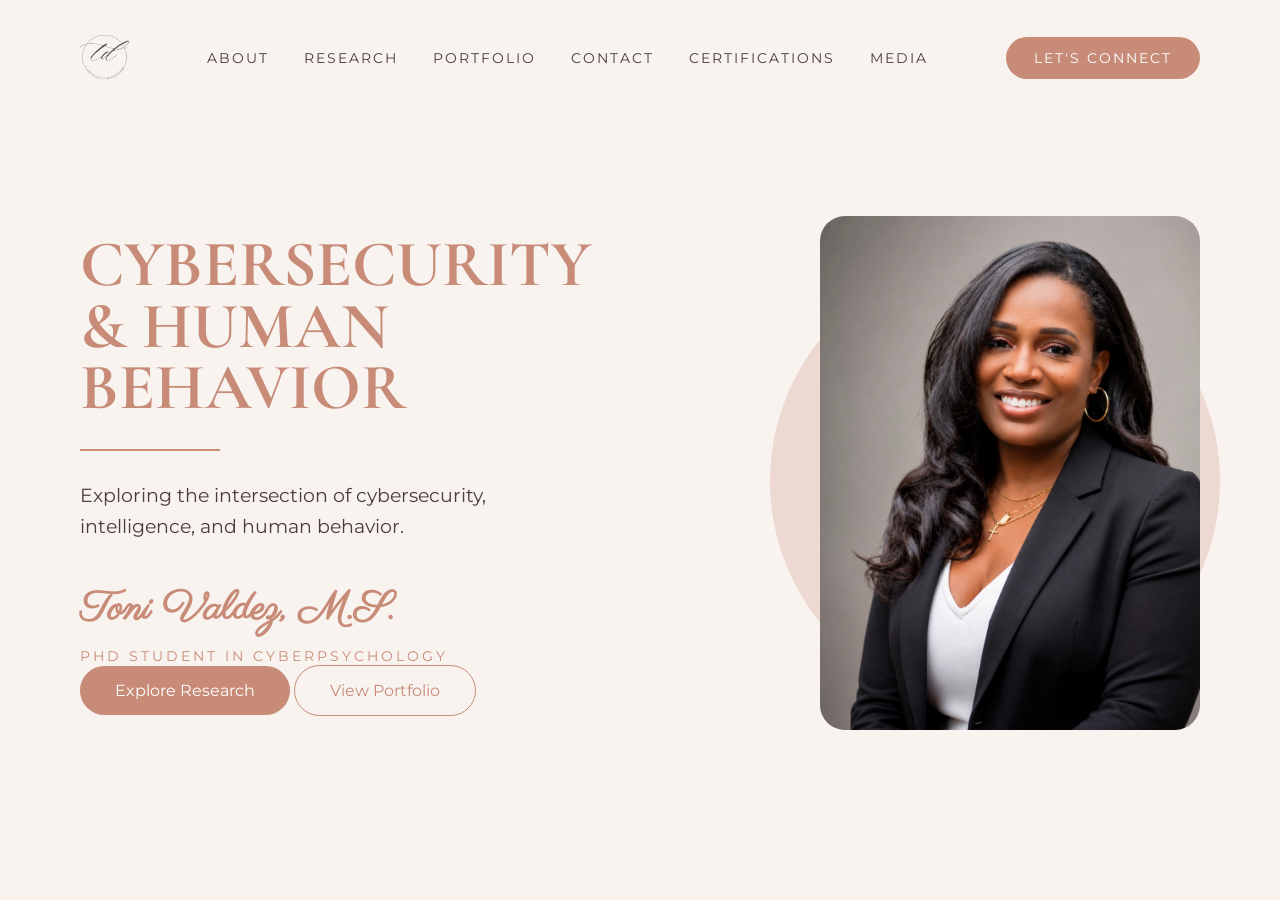
<file: index.html>
<!DOCTYPE html>
<html lang="en">
<head>
    <meta charset="UTF-8">
    <meta name="viewport" content="width=device-width, initial-scale=1.0">
    <title>Toni Danielle</title>

    <link rel="preconnect" href="https://fonts.googleapis.com">
    <link rel="preconnect" href="https://fonts.gstatic.com" crossorigin>

    <link href="https://fonts.googleapis.com/css2?family=Cormorant+Garamond:wght@400;500;600&family=Montserrat:wght@300;400;500&family=Parisienne&display=swap" rel="stylesheet">

    <link rel="stylesheet" href="style.css">
    <!-- Google tag (gtag.js) -->
<script async src="https://www.googletagmanager.com/gtag/js?id=G-BZV366V9QW"></script>
<script>
  window.dataLayer = window.dataLayer || [];
  function gtag(){dataLayer.push(arguments);}
  gtag('js', new Date());

  gtag('config', 'G-BZV366V9QW');
</script>
</head>

<body>
<nav>
 <div class="logo">
    <a href="index.html">
        <img src="images/logo-transparent.png"
             alt="Toni Danielle Logo">
    </a>
</div>

    <ul>
       <li><a href="about.html">About</a></li>
<li><a href="research.html">Research</a></li>
<li><a href="portfolio.html">Portfolio</a></li>
<li><a href="contact.html">Contact</a></li>
<li><a href="certifications.html">CERTIFICATIONS</a></li>
<li><a href="media.html">MEDIA</a></li>
    </ul>

   <a href="contact.html" class="connect-btn">
    Let's Connect
</a>
</nav>

<section class="hero">

    <div class="left">

        <h1>
    CYBERSECURITY<br>
    & HUMAN<br>
    BEHAVIOR
</h1>

        <div class="line"></div>

        <p class="tagline">
            Exploring the intersection of cybersecurity,
            intelligence, and human behavior.
        </p>

        <h2>Toni Valdez, M.S.</h2>

        <span>
            PhD Student in Cyberpsychology
        </span>

        <div class="hero-buttons">

    <a href="research.html" class="primary-btn">
        Explore Research
    </a>

    <a href="portfolio.html" class="secondary-btn">
        View Portfolio
    </a>

</div>
    </div>

    <div class="right">

        <div class="circle"></div>

       <img src="images/toni.jpg" alt="Toni">

    </div>

</section>

</section>

</body>
</html>
</file>
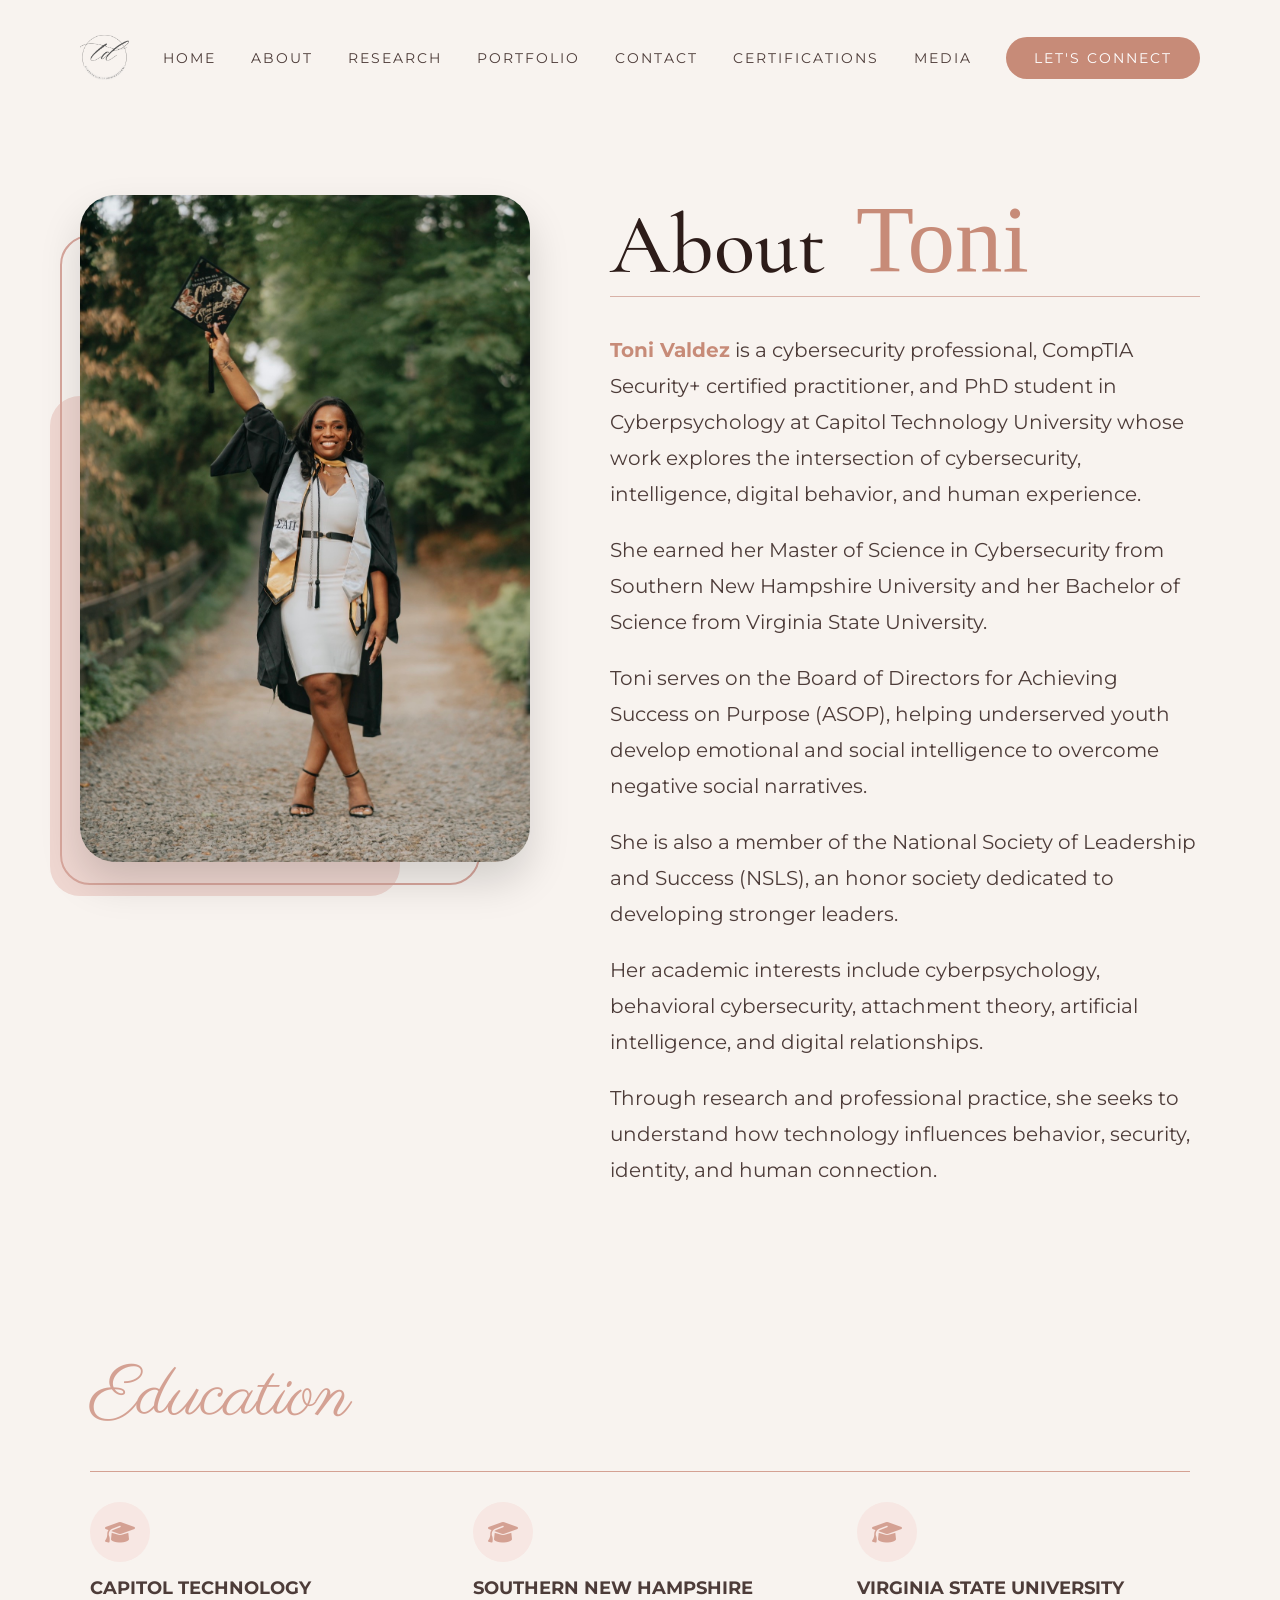
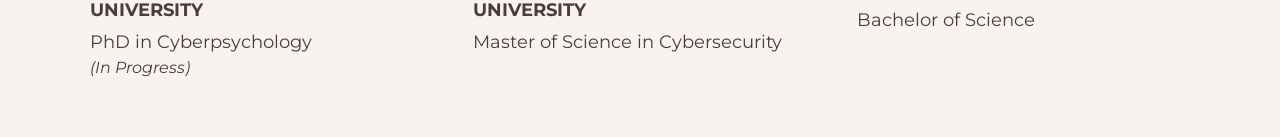
<file: about.html>
<!DOCTYPE html>
<html lang="en">

<head>
    <!-- Google tag (gtag.js) -->
<script async src="https://www.googletagmanager.com/gtag/js?id=G-BZV366V9QW"></script>
<script>
  window.dataLayer = window.dataLayer || [];
  function gtag(){dataLayer.push(arguments);}
  gtag('js', new Date());

  gtag('config', 'G-BZV366V9QW');
</script>
    <meta charset="UTF-8">
    <meta name="viewport" content="width=device-width, initial-scale=1.0">
    <title>About | Toni Danielle</title>

    <link rel="stylesheet" href="style.css">

    <link rel="preconnect" href="https://fonts.googleapis.com">
    <link rel="preconnect" href="https://fonts.gstatic.com" crossorigin>

    <link href="https://fonts.googleapis.com/css2?family=Allura&display=swap" rel="stylesheet">

    <link rel="stylesheet"
        href="https://cdnjs.cloudflare.com/ajax/libs/font-awesome/6.5.1/css/all.min.css">
<link href="https://fonts.googleapis.com/css2?family=Parisienne&display=swap" rel="stylesheet">
</head>

<body>

<nav>

 <div class="logo">
    <a href="index.html">
        <img src="images/logo-transparent.png"
             alt="Toni Danielle Logo">
    </a>
</div>

    <ul>
        <li><a href="index.html">HOME</a></li>
        <li><a href="about.html" class="active">ABOUT</a></li>
        <li><a href="research.html">RESEARCH</a></li>
        <li><a href="portfolio.html">PORTFOLIO</a></li>
        <li><a href="contact.html">CONTACT</a></li>
        <li><a href="certifications.html">CERTIFICATIONS</a></li>
        <li><a href="media.html">MEDIA</a></li>
    </ul>

    <a href="contact.html" class="connect-btn">
    Let's Connect
</a>
</nav>

<section class="about-page">

    <div class="about-image">

        <div class="pink-box"></div>
        <div class="outline-box"></div>

        <img src="images/graduation.jpg" alt="Toni Valdez">

    </div>

    <div class="about-content">

        <h1>
            About <span>Toni</span>
        </h1>

        <div class="title-line"></div>

        <p>
            <strong>Toni Valdez</strong> is a cybersecurity professional,
            CompTIA Security+ certified practitioner, and PhD student in
            Cyberpsychology at Capitol Technology University whose work
            explores the intersection of cybersecurity, intelligence,
            digital behavior, and human experience.
        </p>

        <p>
            She earned her Master of Science in Cybersecurity from Southern
            New Hampshire University and her Bachelor of Science from
            Virginia State University.
        </p>

        <p>
            <p>
    Toni serves on the Board of Directors for
    <a href="https://www.asopnc.org" target="_blank" rel="noopener noreferrer">Achieving Success on Purpose (ASOP)</a>,
    helping underserved youth develop emotional and social intelligence to overcome negative social narratives.
</p>
        </p>

        <p>
            <p>
    She is also a member of the
    <a href="https://www.nsls.org/" target="_blank" rel="noopener noreferrer">National Society of Leadership and Success (NSLS)</a>,
    an honor society dedicated to developing stronger leaders.
</p>
        </p>

        <p>
            Her academic interests include cyberpsychology, behavioral cybersecurity, attachment theory, artificial intelligence, and digital relationships.
        </p>

                <p>
            Through research and professional practice, she seeks to understand how technology influences behavior, security, identity, and human connection.
        </p>

    </div>

</section>

<section class="education-section">

    <h3>Education</h3>

    <div class="education">

        <div class="school">

            <div class="school-icon">
                <i class="fas fa-graduation-cap"></i>
            </div>

            <h4>CAPITOL TECHNOLOGY UNIVERSITY</h4>

            <p>PhD in Cyberpsychology</p>

            <span><em>(In Progress)</em></span>

        </div>

        <div class="school">

            <div class="school-icon">
                <i class="fas fa-graduation-cap"></i>
            </div>

            <h4>SOUTHERN NEW HAMPSHIRE UNIVERSITY</h4>

            <p>Master of Science in Cybersecurity</p>

        </div>

        <div class="school">

            <div class="school-icon">
                <i class="fas fa-graduation-cap"></i>
            </div>

            <h4>VIRGINIA STATE UNIVERSITY</h4>

            <p>Bachelor of Science</p>

        </div>

    </div>

</section>

</body>
</html>
</file>
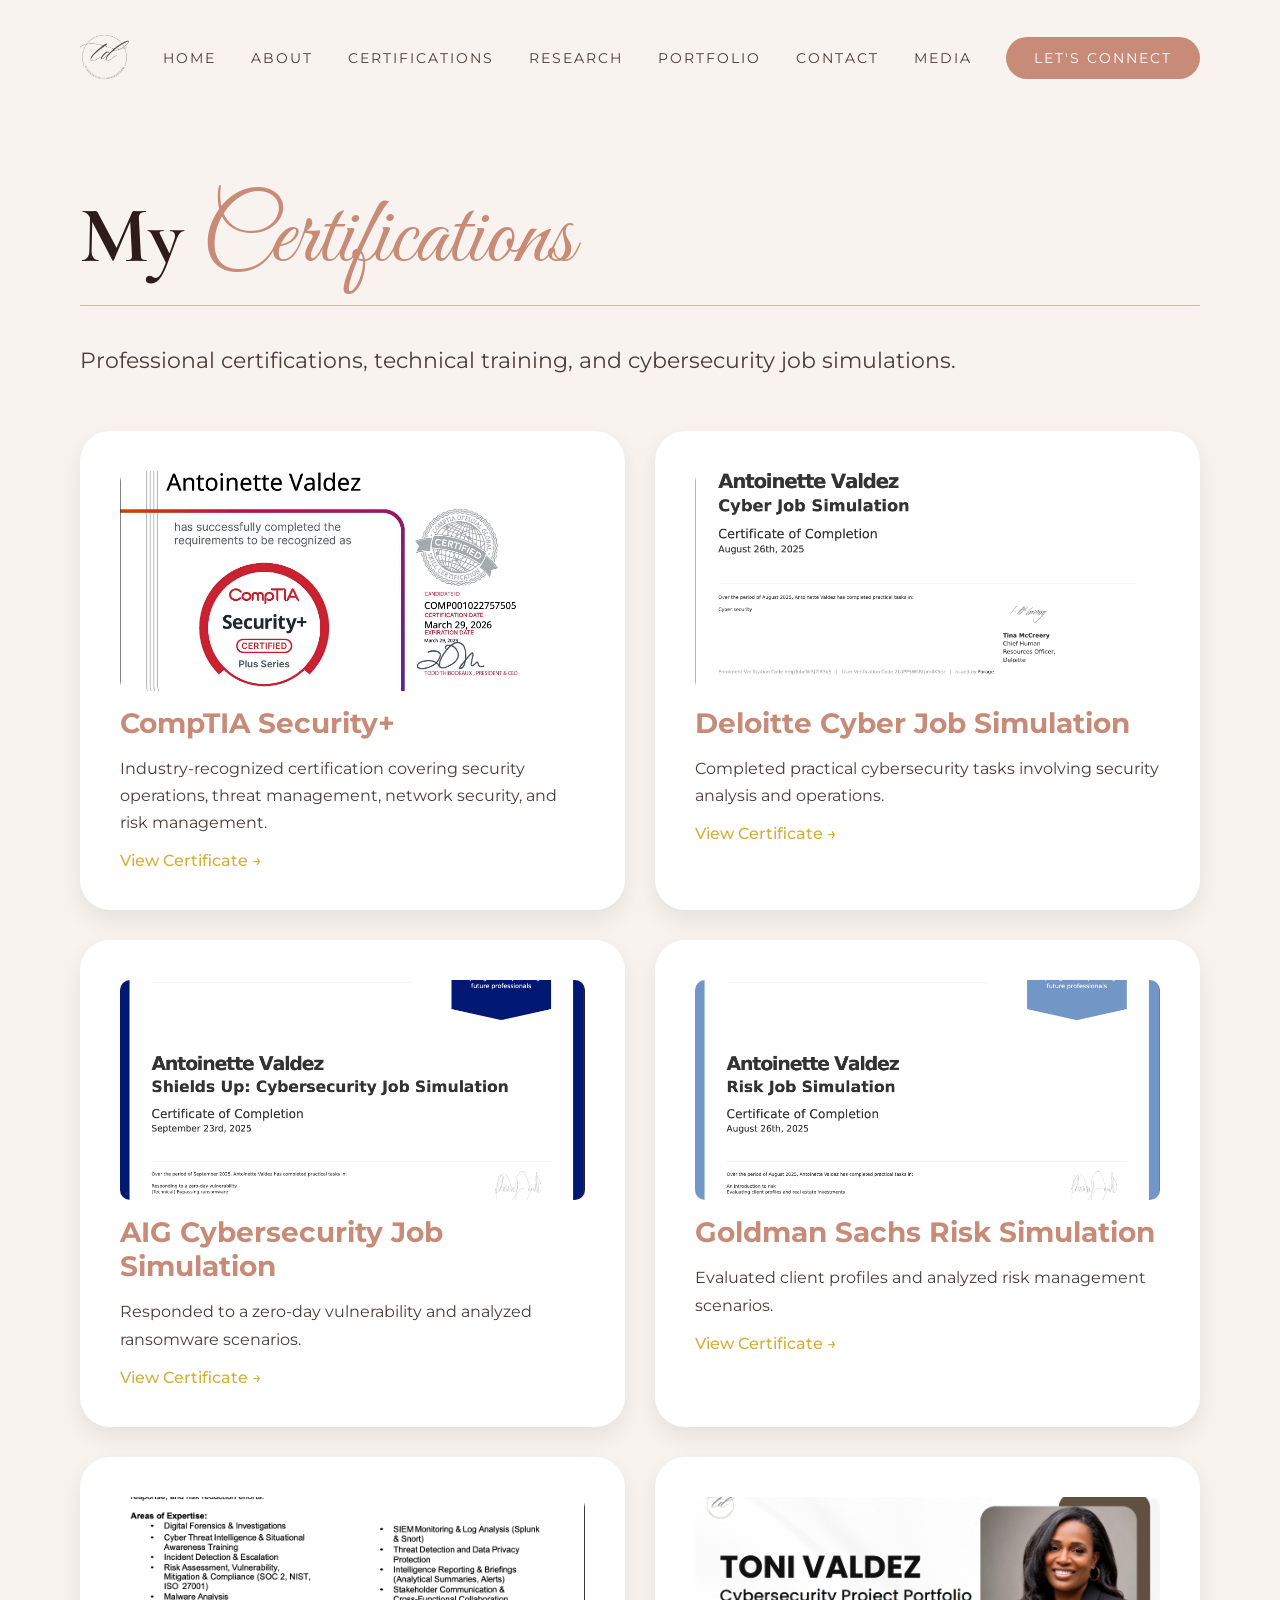
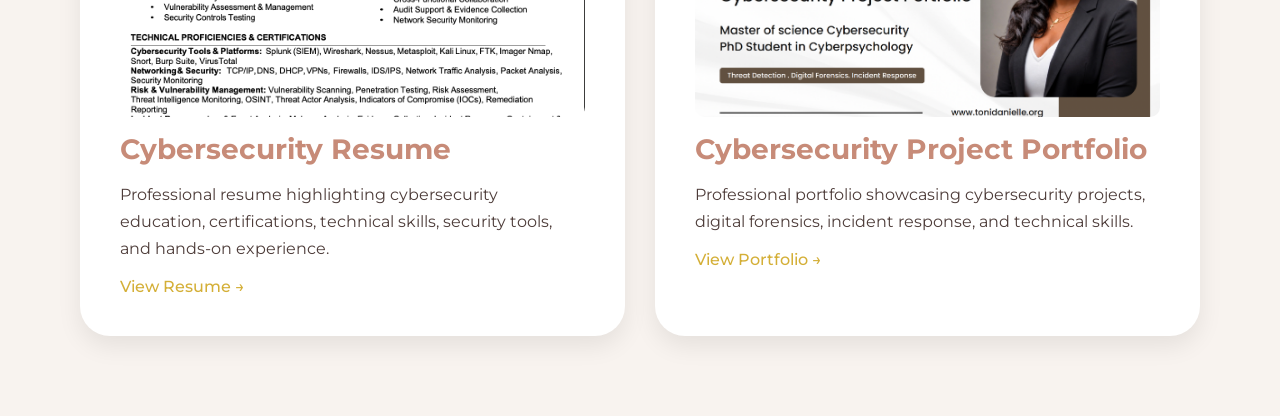
<file: certifications.html>
<!DOCTYPE html>
<html lang="en">

<head>
    <!-- Google tag (gtag.js) -->
<script async src="https://www.googletagmanager.com/gtag/js?id=G-BZV366V9QW"></script>
<script>
  window.dataLayer = window.dataLayer || [];
  function gtag(){dataLayer.push(arguments);}
  gtag('js', new Date());

  gtag('config', 'G-BZV366V9QW');
</script>
    <meta charset="UTF-8">
    <meta name="viewport" content="width=device-width, initial-scale=1.0">
    <title>Certifications | Toni Danielle</title>

    <link rel="stylesheet" href="style.css">

    <link href="https://fonts.googleapis.com/css2?family=Cormorant+Garamond:wght@400;500;600&family=Great+Vibes&family=Montserrat:wght@300;400;500&display=swap" rel="stylesheet">
</head>

<body>

<nav>
<div class="logo">
    <a href="index.html">
        <img src="images/logo-transparent.png"
             alt="Toni Danielle Logo">
    </a>
</div>

    <ul>
        <li><a href="index.html">HOME</a></li>
        <li><a href="about.html">ABOUT</a></li>
        <li><a href="certifications.html">CERTIFICATIONS</a></li>
        <li><a href="research.html">RESEARCH</a></li>
        <li><a href="portfolio.html">PORTFOLIO</a></li>
        <li><a href="contact.html">CONTACT</a></li>
        <li><a href="media.html">MEDIA</a></li>
    </ul>

    <a href="contact.html" class="connect-btn">
    Let's Connect
</a>
</nav>

<section class="portfolio-page">

    <h1>My <span>Certifications</span></h1>

    <div class="title-line"></div>

    <p class="portfolio-intro">
        Professional certifications, technical training, and
        cybersecurity job simulations.
    </p>

   <div class="portfolio-grid">

    <div class="portfolio-card project-image-card">
        <img src="images/CompTIASecurity+Certification.png"
             alt="CompTIA Security+">

        <h3>CompTIA Security+</h3>

        <p>
            Industry-recognized certification covering
            security operations, threat management,
            network security, and risk management.
        </p>

        <a href="documents/CompTIA Security+ ce certificate.pdf"
           target="_blank">
            View Certificate →
        </a>
    </div>

  <div class="portfolio-card project-image-card">
    <img src="images/DeloitteCyberJobSimulation.png"
         alt="Deloitte Cyber Job Simulation">

    <h3>Deloitte Cyber Job Simulation</h3>

    <p>
        Completed practical cybersecurity tasks involving
        security analysis and operations.
    </p>

    <a href="documents/cybersimulation.pdf"
       target="_blank">
        View Certificate →
    </a>
</div>

    <div class="portfolio-card project-image-card">
        <img src="images/AIGCyberJobSimulation.png"
             alt="AIG Cybersecurity Job Simulation">

        <h3>AIG Cybersecurity Job Simulation</h3>

        <p>
            Responded to a zero-day vulnerability
            and analyzed ransomware scenarios.
        </p>

        <a href="documents/CyberJobSimulationAIG.pdf"
           target="_blank">
            View Certificate →
        </a>
    </div>

    <div class="portfolio-card project-image-card">
        <img src="images/GoldmanSachsRiskSimulation.png"
             alt="Goldman Sachs Risk Simulation">

        <h3>Goldman Sachs Risk Simulation</h3>

        <p>
            Evaluated client profiles and analyzed
            risk management scenarios.
        </p>

        <a href="documents/Risk Job Simulation.pdf"
           target="_blank">
            View Certificate →
        </a>
    </div>

<div class="portfolio-card project-image-card">
    <img src="images/Resume.png"
         alt="Cybersecurity Resume">

    <h3>Cybersecurity Resume</h3>

    <p>
        Professional resume highlighting cybersecurity
        education, certifications, technical skills,
        security tools, and hands-on experience.
    </p>

    <a href="documents/CybersecurityResume.pdf"
       target="_blank">
        View Resume →
    </a>
</div>
<div class="portfolio-card project-image-card">
    <img src="images/Portfolio.png"
         alt="Cybersecurity Portfolio">

    <h3>Cybersecurity Project Portfolio</h3>

    <p>
        Professional portfolio showcasing cybersecurity projects,
        digital forensics, incident response, and technical skills.
    </p>

    <a href="documents/Professional Portfolio.pdf"
       target="_blank">
        View Portfolio →
    </a>
</div>
</body>
</html>
</file>
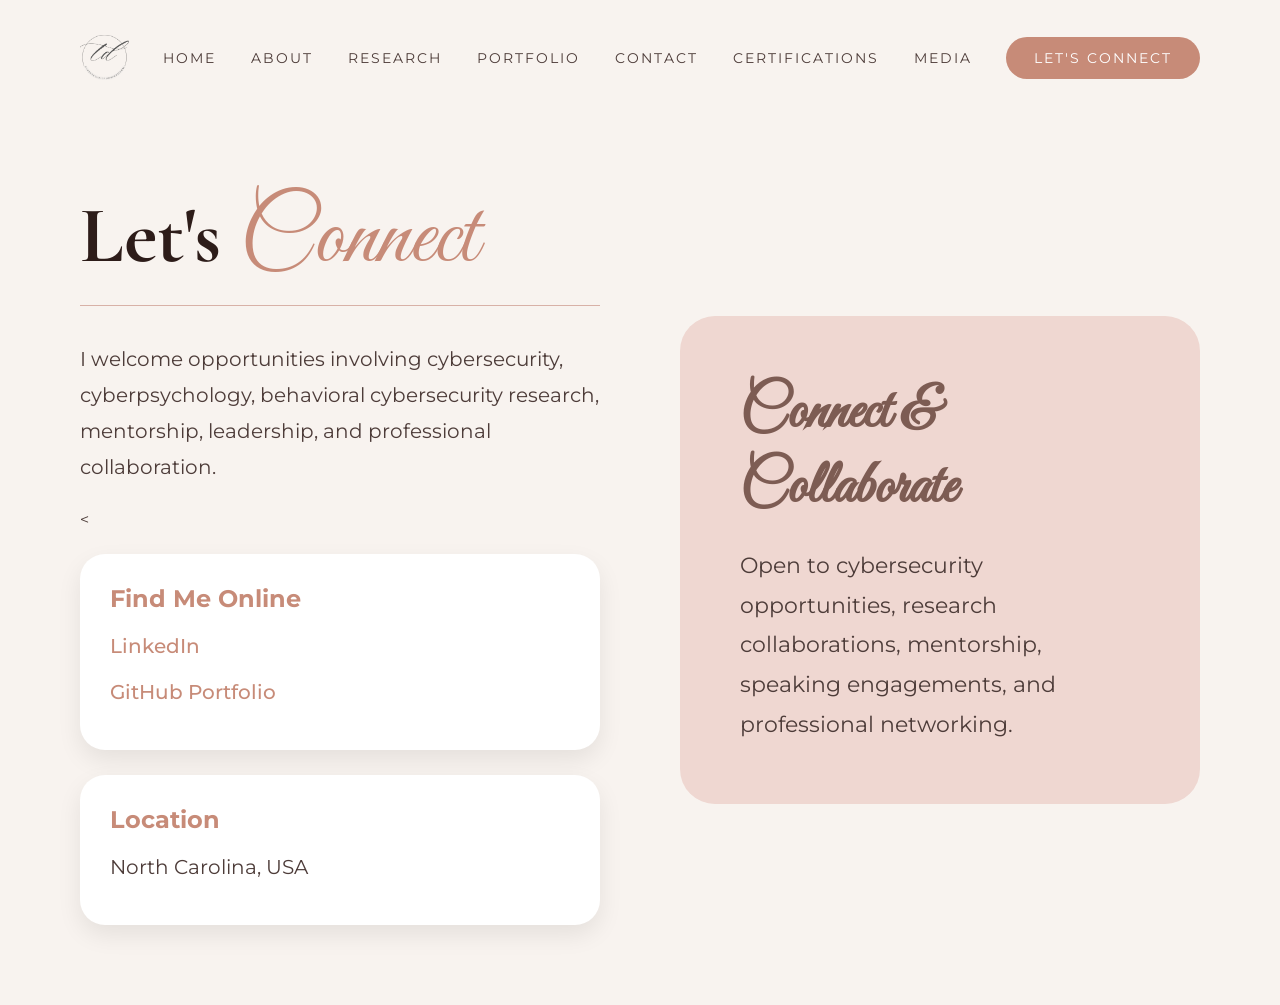
<file: contact.html>
<!DOCTYPE html>
<html lang="en">

<head>
    <!-- Google tag (gtag.js) -->
<script async src="https://www.googletagmanager.com/gtag/js?id=G-BZV366V9QW"></script>
<script>
  window.dataLayer = window.dataLayer || [];
  function gtag(){dataLayer.push(arguments);}
  gtag('js', new Date());

  gtag('config', 'G-BZV366V9QW');
</script>
    <meta charset="UTF-8">
    <meta name="viewport" content="width=device-width, initial-scale=1.0">
    <title>Contact | Toni Danielle</title>

    <link rel="stylesheet" href="style.css">

    <link rel="preconnect" href="https://fonts.googleapis.com">
    <link rel="preconnect" href="https://fonts.gstatic.com" crossorigin>

    <link href="https://fonts.googleapis.com/css2?family=Cormorant+Garamond:wght@400;500;600&family=Montserrat:wght@300;400;500&family=Great+Vibes&family=Allura&display=swap" rel="stylesheet">
</head>

<body>

<nav>
<div class="logo">
    <a href="index.html">
        <img src="images/logo-transparent.png"
             alt="Toni Danielle Logo">
    </a>
</div>

    <ul>
        <li><a href="index.html">HOME</a></li>
        <li><a href="about.html">ABOUT</a></li>
        <li><a href="research.html">RESEARCH</a></li>
        <li><a href="portfolio.html">PORTFOLIO</a></li>
        <li><a href="contact.html">CONTACT</a></li>
        <li><a href="certifications.html">CERTIFICATIONS</a></li>
        <li><a href="media.html">MEDIA</a></li>
    </ul>

   <a href="contact.html" class="connect-btn">
    Let's Connect
</a>
</nav>

<section class="contact-page">

    <div class="contact-left">

        <h1>
            Let's <span>Connect</span>
        </h1>

        <div class="title-line"></div>

        <p>
            I welcome opportunities involving cybersecurity,
            cyberpsychology, behavioral cybersecurity research,
            mentorship, leadership, and professional collaboration.
        </p>

        <<div class="contact-card">
    <h3>Find Me Online</h3>

    <p>
        <a href="http://linkedin.com/in/tonivaldez"
           target="_blank">
           LinkedIn
        </a>
    </p>

    <p>
        <a href="https://github.com/Aval12T/Cybersecurity-Analyst-Portfolio"
           target="_blank">
           GitHub Portfolio
        </a>
    </p>

</div>

        <div class="contact-card">
            <h3>Location</h3>

            <p>North Carolina, USA</p>
        </div>

    </div>

    <div class="contact-right">

        <div class="contact-box">

            <h2>Connect & Collaborate</h2>

            <p>
                Open to cybersecurity opportunities,
                research collaborations, mentorship,
                speaking engagements, and professional networking.
            </p>

        </div>

    </div>

</section>

</body>

</html>
</file>
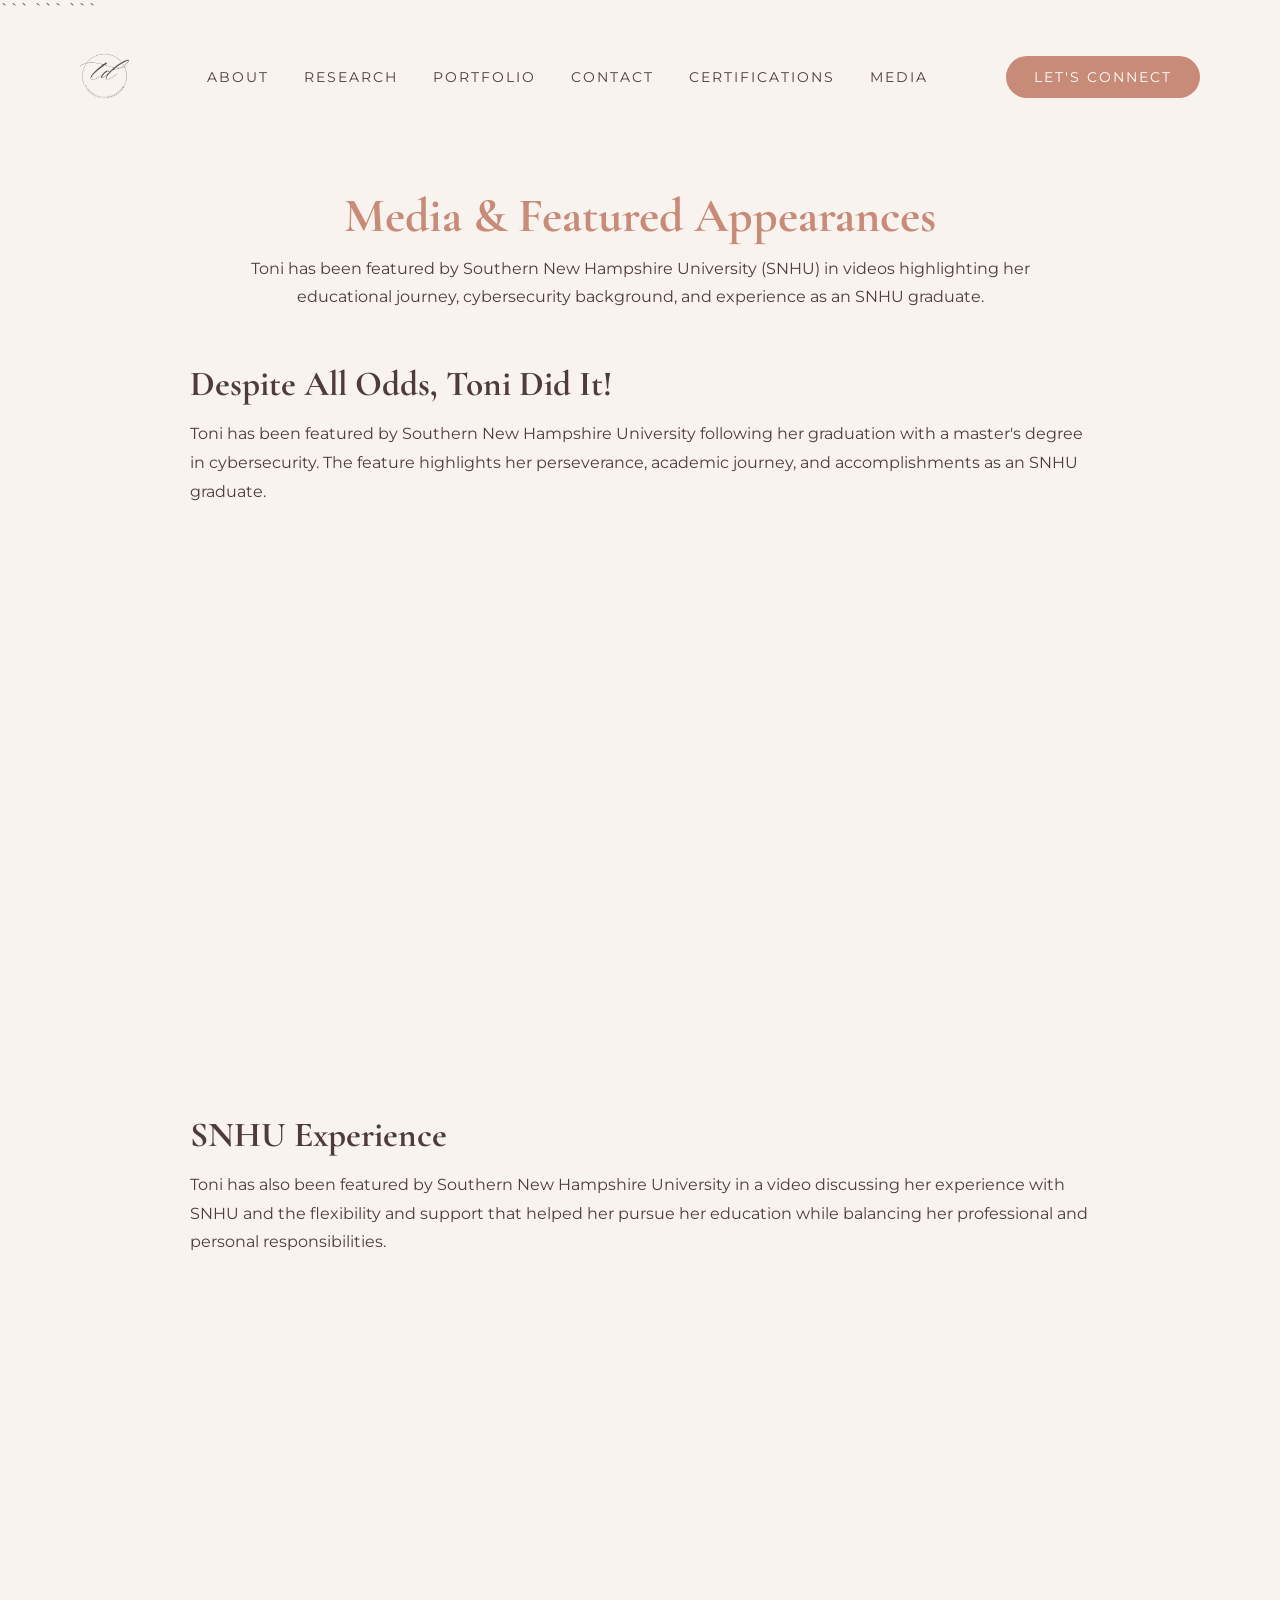
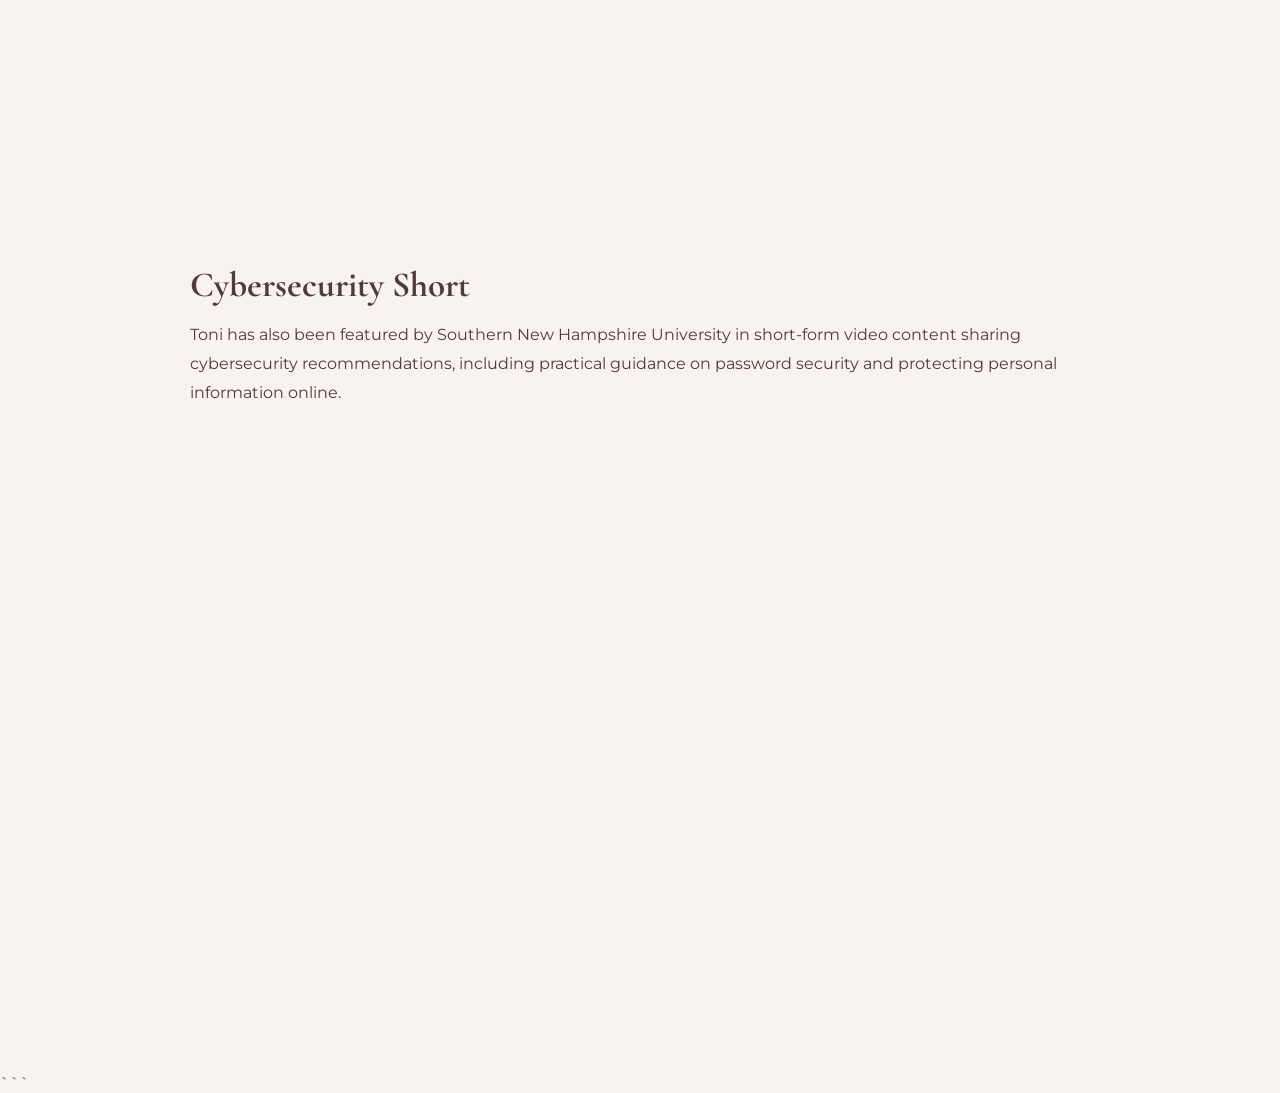
<file: media.html>
<!DOCTYPE html>

<html lang="en">
<head>
    <meta charset="UTF-8">
    <meta name="viewport" content="width=device-width, initial-scale=1.0">

```
<title>Toni Danielle | Media & Featured Appearances</title>

<meta name="description" content="Toni Danielle's media and featured appearances, including Southern New Hampshire University features highlighting her cybersecurity education, academic journey, and graduate experience.">

<link rel="stylesheet" href="style.css">

<style>
    .media-page {
        max-width: 1100px;
        margin: 0 auto;
        padding: 60px 80px;
    }

    .media-page h1 {
        font-family: "Cormorant Garamond", serif;
        font-size: 3rem;
        text-align: center;
        margin-bottom: 15px;
    }

    .media-intro {
        max-width: 800px;
        margin: 0 auto 50px;
        text-align: center;
        line-height: 1.8;
    }

    .media-feature {
        max-width: 900px;
        margin: 0 auto 70px;
    }

    .media-feature h2 {
        font-family: "Cormorant Garamond", serif;
        font-size: 2.2rem;
        margin-bottom: 15px;
    }

    .media-feature p {
        line-height: 1.8;
        margin-bottom: 25px;
    }

    .video-container {
        position: relative;
        width: 100%;
        aspect-ratio: 16 / 9;
        overflow: hidden;
        border-radius: 12px;
        margin: 30px 0;
    }

    .video-container iframe {
        width: 100%;
        height: 100%;
        border: none;
    }


    @media (max-width: 768px) {
        .media-page {
            padding: 40px 25px;
        }

        .media-page h1 {
            font-size: 2.4rem;
        }

        .media-feature h2 {
            font-size: 1.9rem;
        }
    }
</style>
```

</head>

<body>

```
<nav>
    <div class="logo">
        <a href="index.html">
            <img src="images/logo-transparent.png" alt="Toni Danielle Logo">
        </a>
    </div>

    <ul>
        <li><a href="about.html">About</a></li>
        <li><a href="research.html">Research</a></li>
        <li><a href="portfolio.html">Portfolio</a></li>
        <li><a href="contact.html">Contact</a></li>
        <li><a href="certifications.html">CERTIFICATIONS</a></li>
        <li><a href="media.html">MEDIA</a></li>
    </ul>

    <a href="contact.html" class="connect-btn">Let's Connect</a>
</nav>

<main class="media-page">

    <h1>Media & Featured Appearances</h1>

    <p class="media-intro">
        Toni has been featured by Southern New Hampshire University (SNHU) in videos highlighting her educational journey, cybersecurity background, and experience as an SNHU graduate.
    </p>


    <section class="media-feature">

        <h2>Despite All Odds, Toni Did It!</h2>

        <p>
            Toni has been featured by Southern New Hampshire University following her graduation with a master's degree in cybersecurity. The feature highlights her perseverance, academic journey, and accomplishments as an SNHU graduate.
        </p>

        <div class="video-container">
            <iframe
                src="https://www.youtube.com/embed/EqUwz1DO72c"
                title="Despite All Odds, Toni Did It! | SNHU Graduate"
                allow="accelerometer; autoplay; clipboard-write; encrypted-media; gyroscope; picture-in-picture; web-share"
                allowfullscreen>
            </iframe>
        </div>



    </section>


    <section class="media-feature">

        <h2>SNHU Experience</h2>

        <p>
            Toni has also been featured by Southern New Hampshire University in a video discussing her experience with SNHU and the flexibility and support that helped her pursue her education while balancing her professional and personal responsibilities.
        </p>

        <div class="video-container">
            <iframe
                src="https://www.youtube.com/embed/ivgWG-kNtVQ"
                title="Flexibility That Fits Your Life and Support When You Need It | SNHU"
                allow="accelerometer; autoplay; clipboard-write; encrypted-media; gyroscope; picture-in-picture; web-share"
                allowfullscreen>
            </iframe>
        </div>

      
    </section>


    <section class="media-feature">

        <h2>Cybersecurity Short</h2>

        <p>
           Toni has also been featured by Southern New Hampshire University in short-form video content sharing cybersecurity recommendations, including practical guidance on password security and protecting personal information online.
        </p>

        <div class="video-container">
            <iframe
                src="https://www.youtube.com/embed/RTqPuGQvFxk"
                title="Toni Danielle | SNHU Graduate Feature"
                allow="accelerometer; autoplay; clipboard-write; encrypted-media; gyroscope; picture-in-picture; web-share"
                allowfullscreen>
            </iframe>
        </div>

      

    </section>

</main>
```

</body>
</html>
</file>
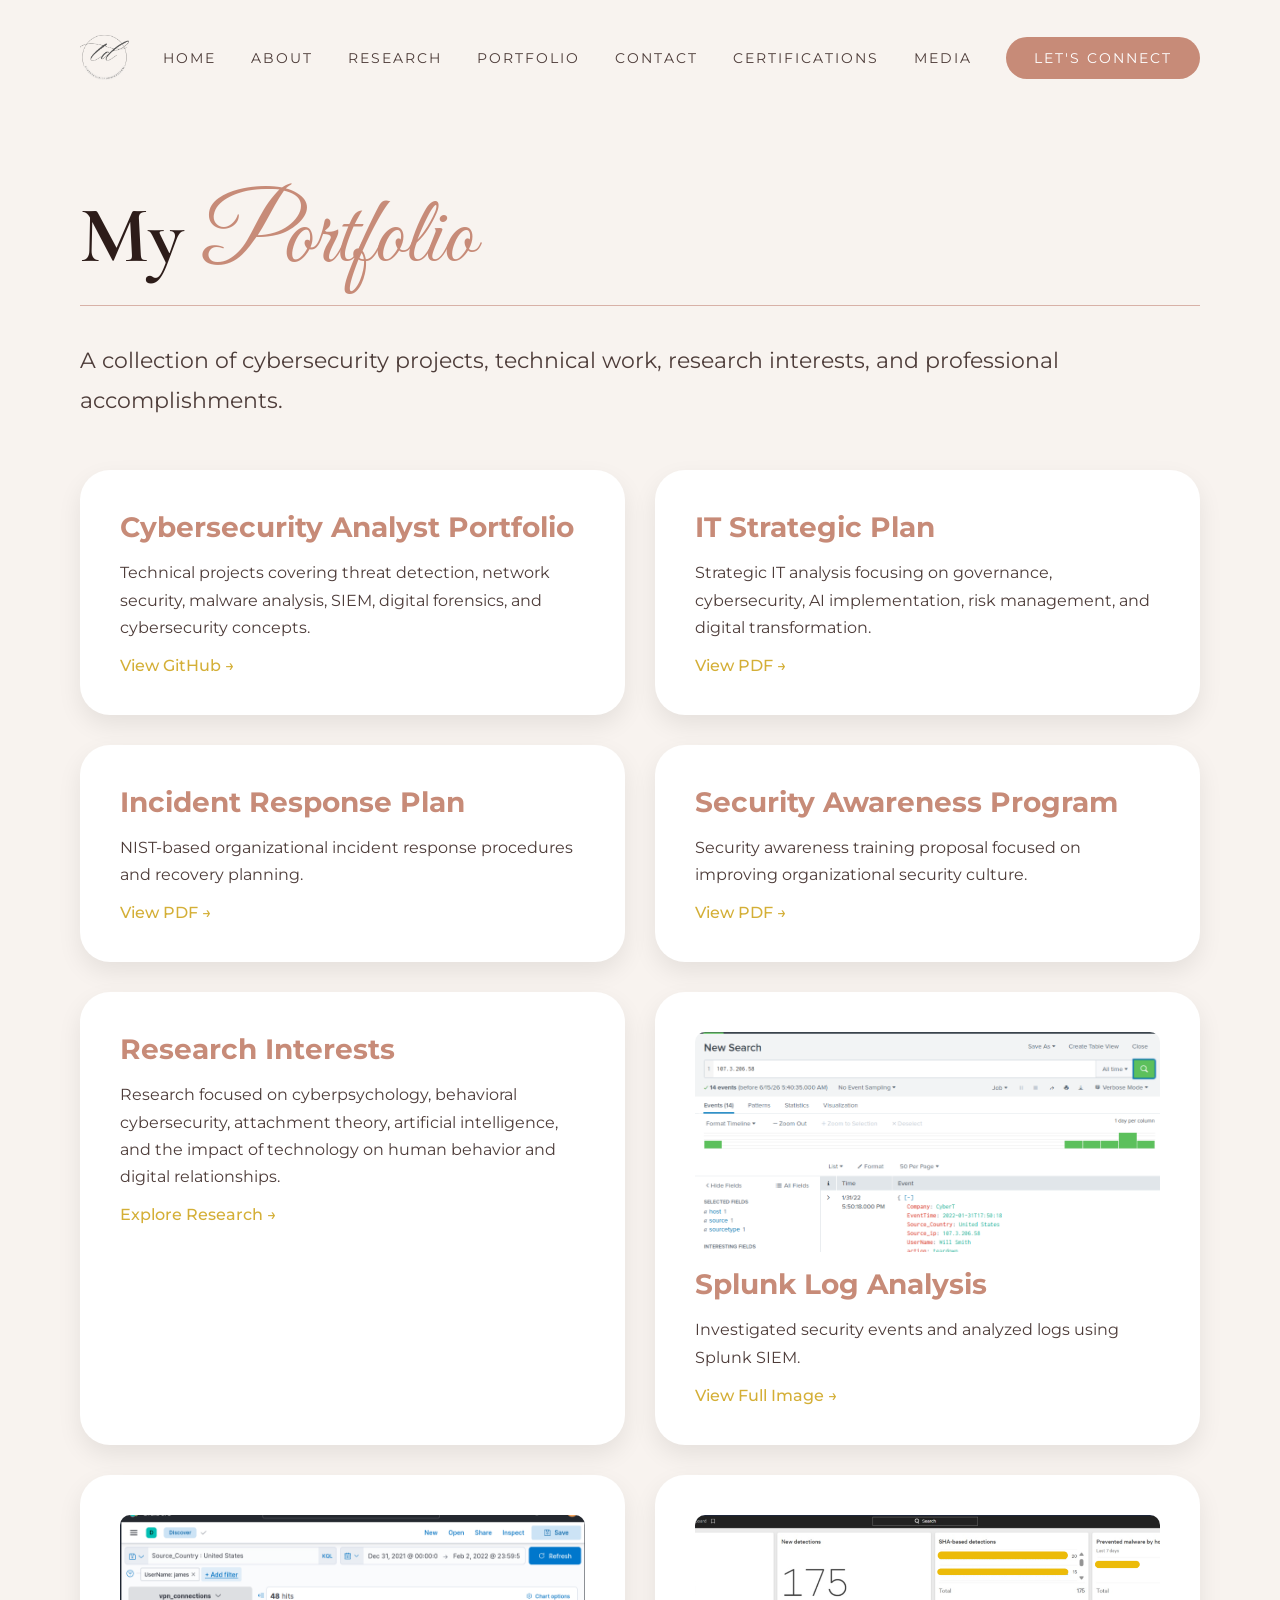
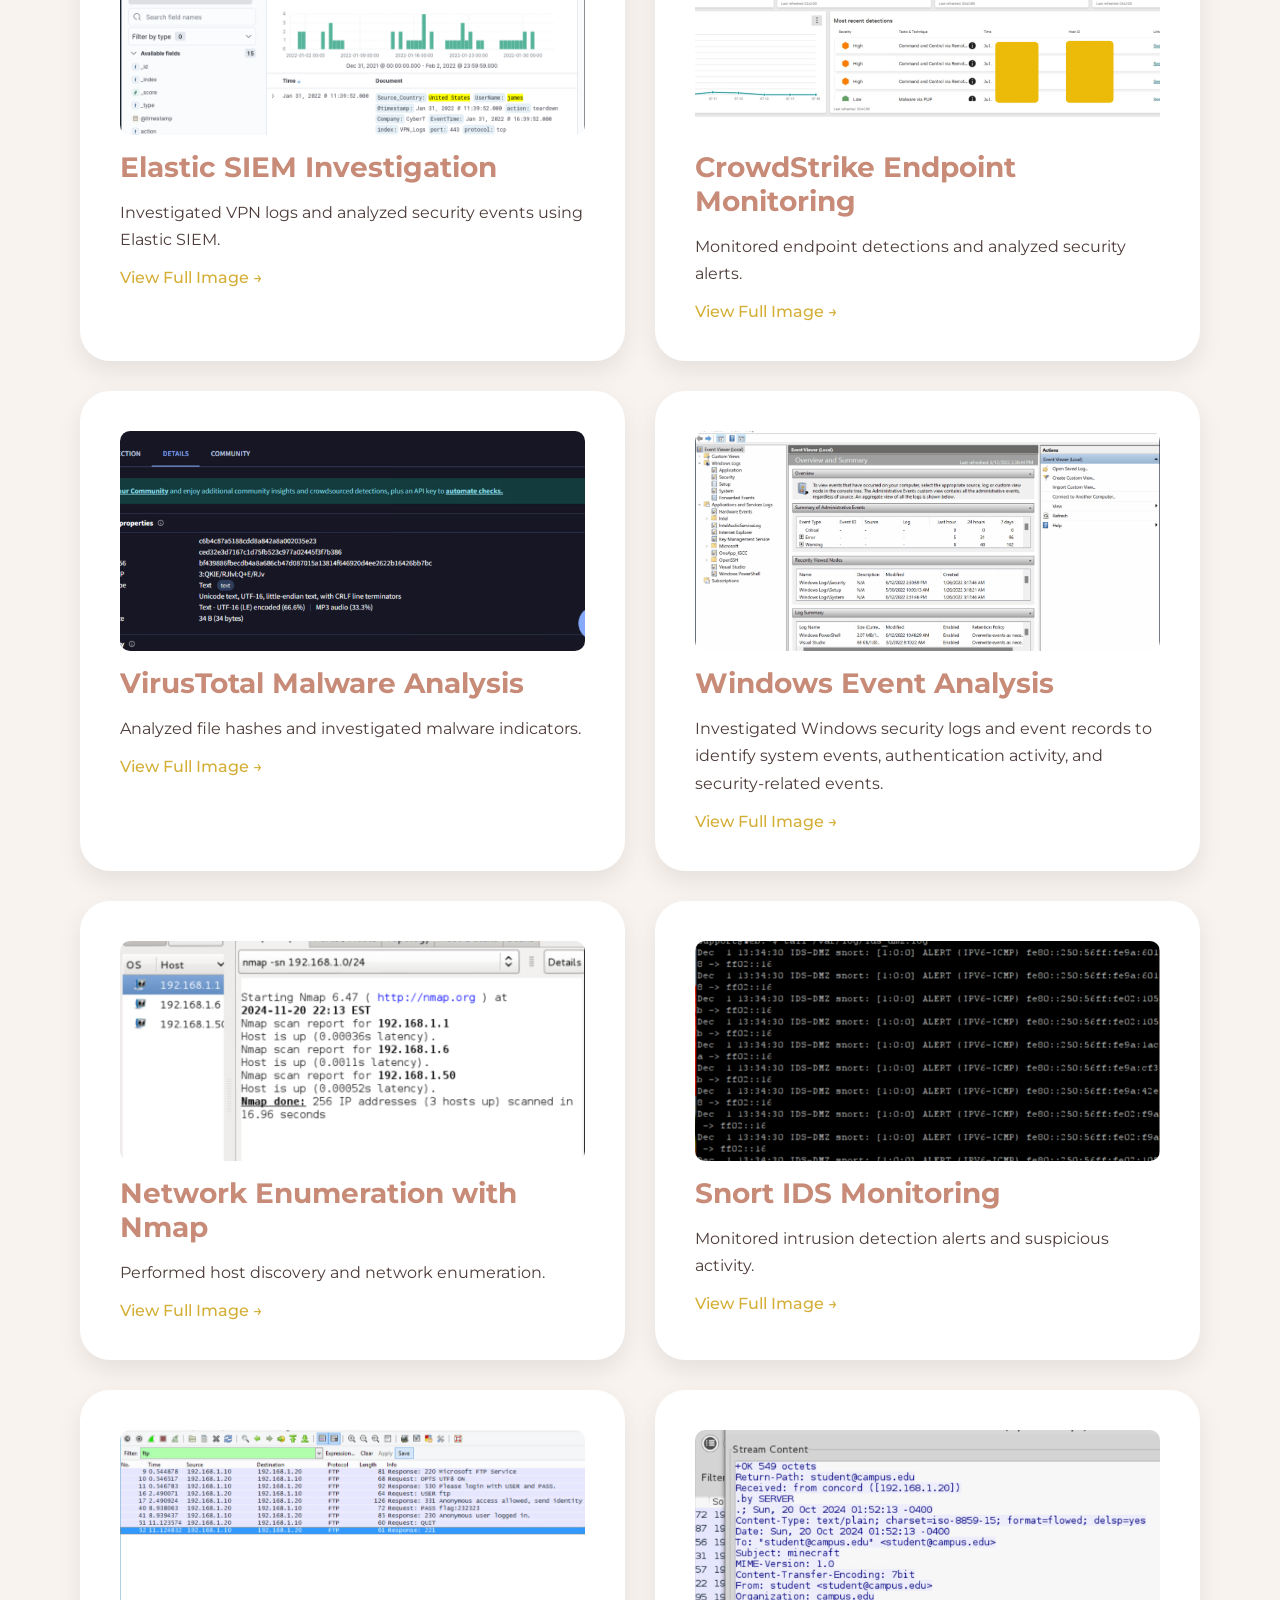
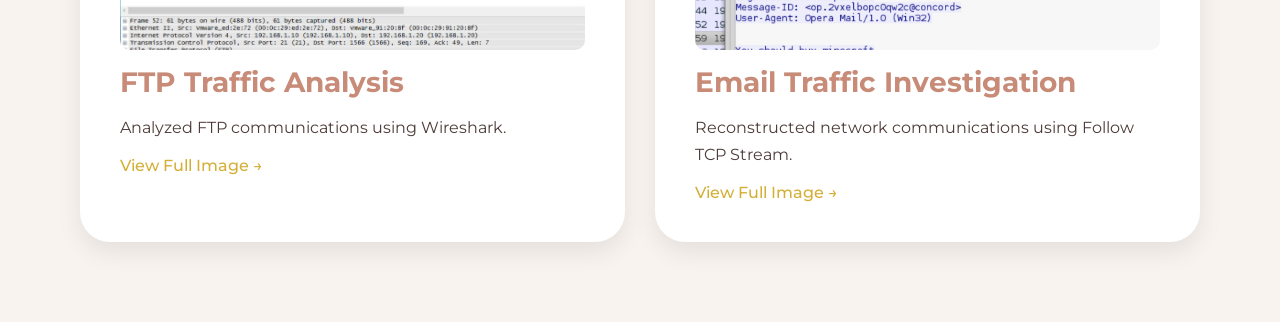
<file: portfolio.html>
<!DOCTYPE html>
<html lang="en">

<head>
    <!-- Google tag (gtag.js) -->
<script async src="https://www.googletagmanager.com/gtag/js?id=G-BZV366V9QW"></script>
<script>
  window.dataLayer = window.dataLayer || [];
  function gtag(){dataLayer.push(arguments);}
  gtag('js', new Date());

  gtag('config', 'G-BZV366V9QW');
</script>
    <meta charset="UTF-8">
    <meta name="viewport" content="width=device-width, initial-scale=1.0">
    <title>Portfolio | Toni Danielle</title>

    <link rel="stylesheet" href="style.css">

    <link href="https://fonts.googleapis.com/css2?family=Cormorant+Garamond:wght@400;500;600&family=Great+Vibes&family=Montserrat:wght@300;400;500&display=swap" rel="stylesheet">
</head>

<body>

<nav>
    <div class="logo">
        <a href="index.html">
            <img src="images/logo-transparent.png"
                 alt="Toni Danielle Logo">
        </a>
    </div>

    <ul>
        <li><a href="index.html">HOME</a></li>
        <li><a href="about.html">ABOUT</a></li>
        <li><a href="research.html">RESEARCH</a></li>
        <li><a href="portfolio.html">PORTFOLIO</a></li>
        <li><a href="contact.html">CONTACT</a></li>
        <li><a href="certifications.html">CERTIFICATIONS</a></li>
        <li><a href="media.html">MEDIA</a></li>
    </ul>

    <a href="contact.html" class="connect-btn">
    Let's Connect
</a>
</nav>

<section class="portfolio-page">



    <h1>My <span>Portfolio</span></h1>

    <div class="title-line"></div>

    <p class="portfolio-intro">
        A collection of cybersecurity projects, technical work,
        research interests, and professional accomplishments.
    </p>

   <div class="portfolio-grid">

    <div class="portfolio-card">
        <h3>Cybersecurity Analyst Portfolio</h3>

        <p>
            Technical projects covering threat detection,
            network security, malware analysis, SIEM,
            digital forensics, and cybersecurity concepts.
        </p>

        <a href="https://github.com/Aval12T/Cybersecurity-Analyst-Portfolio"
           target="_blank">
           View GitHub →
        </a>
    </div>

    <div class="portfolio-card">
        <h3>IT Strategic Plan</h3>

        <p>
            Strategic IT analysis focusing on governance,
            cybersecurity, AI implementation, risk
            management, and digital transformation.
        </p>

        <a href="documents/IT-Strategic-Plan.pdf"
           target="_blank">
           View PDF →
        </a>
    </div>

    <div class="portfolio-card">
        <h3>Incident Response Plan</h3>

        <p>
            NIST-based organizational incident response
            procedures and recovery planning.
        </p>

        <a href="documents/Limetree-IRP.pdf"
           target="_blank">
           View PDF →
        </a>
    </div>

    <div class="portfolio-card">
        <h3>Security Awareness Program</h3>

        <p>
            Security awareness training proposal focused
            on improving organizational security culture.
        </p>

        <a href="documents/Security-Awareness-Program-Proposal.pdf"
           target="_blank">
           View PDF →
        </a>
    </div>

    <div class="portfolio-card">
    <h3>Research Interests</h3>

    <p>
        Research focused on cyberpsychology,
        behavioral cybersecurity, attachment
        theory, artificial intelligence, and
        the impact of technology on human
        behavior and digital relationships.
    </p>
     <a href="research.html">
        Explore Research →
    </a>
    </div>

<div class="portfolio-card project-image-card">
    <img src="images/Splunk.png" alt="Splunk">

    <h3>Splunk Log Analysis</h3>

    <p>
        Investigated security events and analyzed logs using Splunk SIEM.
    </p>

 <a href="images/Splunk.png"
   target="_blank">
    View Full Image →
</a>

</div>

<div class="portfolio-card project-image-card">
    <img src="images/ElasticSiemInvestigation.png" alt="Elastic SIEM">

    <h3>Elastic SIEM Investigation</h3>

    <p>
        Investigated VPN logs and analyzed security events using Elastic SIEM.
    </p>

   <a href="images/ElasticSiemInvestigation.png"
   target="_blank">
    View Full Image →
</a>
</div>

<div class="portfolio-card project-image-card">
    <img src="images/Agents.png" alt="CrowdStrike">

    <h3>CrowdStrike Endpoint Monitoring</h3>

    <p>
        Monitored endpoint detections and analyzed security alerts.
    </p>

    <a href="images/Agents.png"
   target="_blank">
    View Full Image →
</a>
</div>

<div class="portfolio-card project-image-card">
    <img src="images/VirusTotalMalwareAnalysis.png" alt="VirusTotal">

    <h3>VirusTotal Malware Analysis</h3>

    <p>
        Analyzed file hashes and investigated malware indicators.
    </p>

    <a href="images/VirusTotalMalwareAnalysis.png"
   target="_blank">
    View Full Image →
</a>
</div>

<div class="portfolio-card project-image-card">
    <img src="images/EventViewer.png" alt="Windows Event Viewer">

    <h3>Windows Event Analysis</h3>

    <p>
        Investigated Windows security logs and event records to identify
        system events, authentication activity, and security-related events.
    </p>

    <a href="images/EventViewer.png"
   target="_blank">
    View Full Image →
</a>
</div>
<div class="portfolio-card project-image-card">
    <img src="images/nmap.png" alt="Nmap">

    <h3>Network Enumeration with Nmap</h3>

    <p>
        Performed host discovery and network enumeration.
    </p>

    <a href="images/nmap.png"
   target="_blank">
    View Full Image →
</a>
</div>

<div class="portfolio-card project-image-card">
    <img src="images/snort-log-monitoring.png" alt="Snort">

    <h3>Snort IDS Monitoring</h3>

    <p>
        Monitored intrusion detection alerts and suspicious activity.
    </p>

    <a href="images/snort-log-monitoring.png"
   target="_blank">
    View Full Image →
</a>
</div>

<div class="portfolio-card project-image-card">
    <img src="images/FTPTrafficAnalysis.png" alt="FTP Traffic Analysis">

    <h3>FTP Traffic Analysis</h3>

    <p>
        Analyzed FTP communications using Wireshark.
    </p>

   <a href="images/FTPTrafficAnalysis.png"
   target="_blank">
    View Full Image →
</a>
</div>

<div class="portfolio-card project-image-card">
    <img src="images/EmailTrafficInvestigation.png" alt="Email Traffic Investigation">

    <h3>Email Traffic Investigation</h3>

    <p>
        Reconstructed network communications using Follow TCP Stream.
    </p>

   <a href="images/EmailTrafficInvestigation.png"
   target="_blank">
    View Full Image →
</a>
</div>

</body>
</html>
</file>
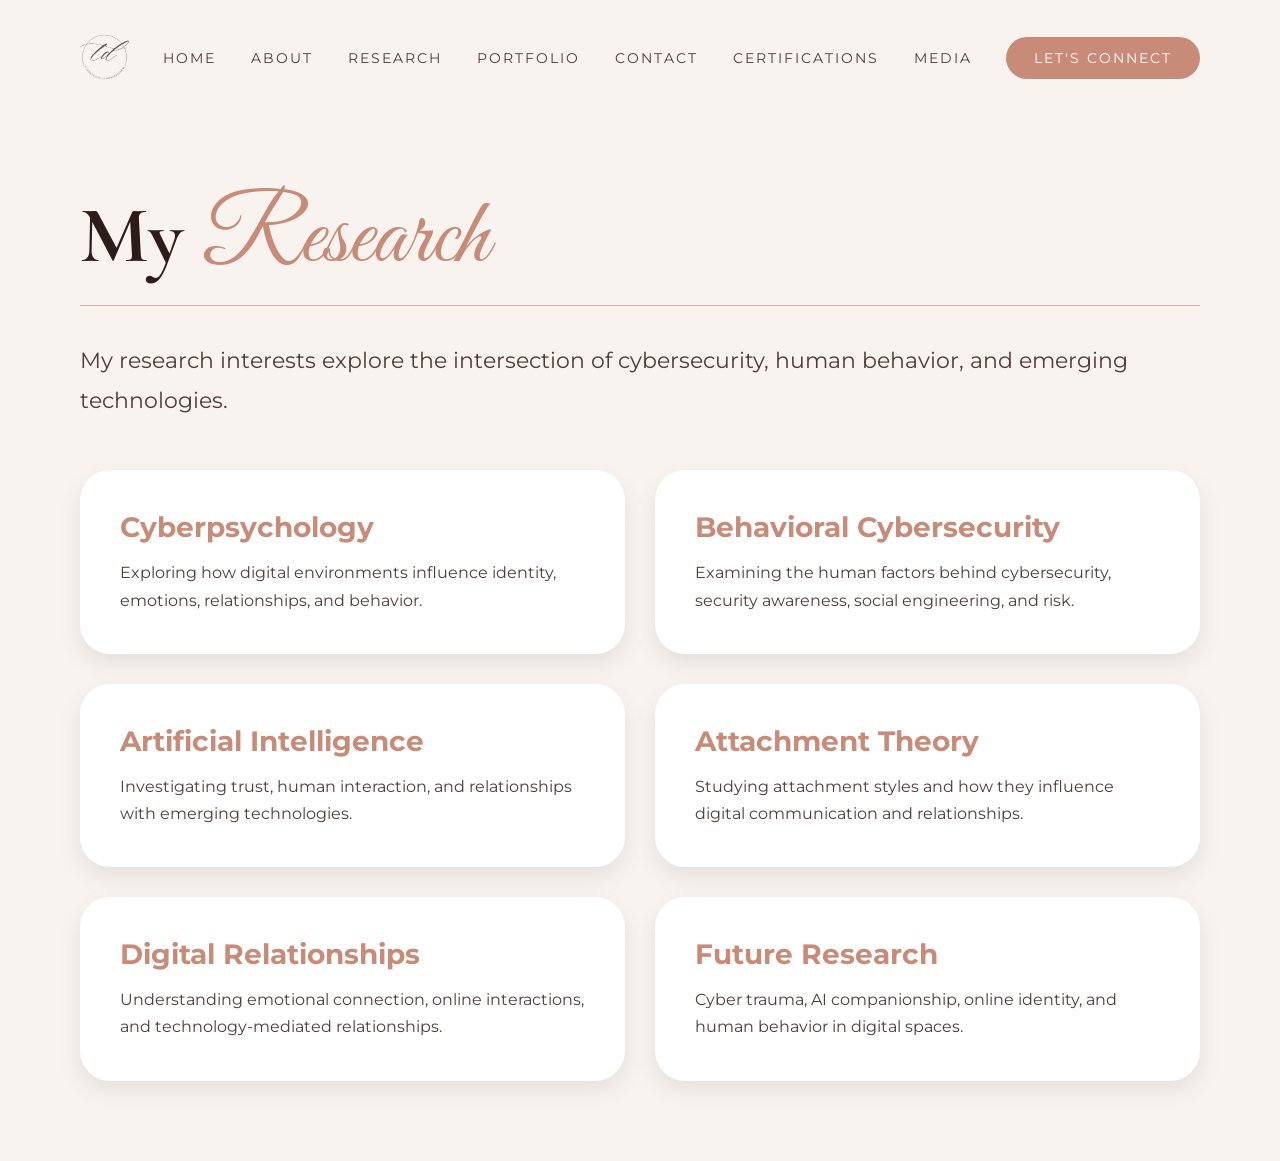
<file: research.html>
<!DOCTYPE html>
<html lang="en">

<head>
    <!-- Google tag (gtag.js) -->
<script async src="https://www.googletagmanager.com/gtag/js?id=G-BZV366V9QW"></script>
<script>
  window.dataLayer = window.dataLayer || [];
  function gtag(){dataLayer.push(arguments);}
  gtag('js', new Date());

  gtag('config', 'G-BZV366V9QW');
</script>
    <meta charset="UTF-8">
    <meta name="viewport" content="width=device-width, initial-scale=1.0">
    <title>Research | Toni Danielle</title>

    <link rel="stylesheet" href="style.css">

    <link rel="preconnect" href="https://fonts.googleapis.com">
    <link rel="preconnect" href="https://fonts.gstatic.com" crossorigin>

    <link href="https://fonts.googleapis.com/css2?family=Cormorant+Garamond:wght@400;500;600&family=Montserrat:wght@300;400;500&family=Great+Vibes&display=swap" rel="stylesheet">
</head>

<body>

<body>

<nav>
    <div class="logo">
        <a href="index.html">
            <img src="images/logo-transparent.png"
                 alt="Toni Danielle Logo">
        </a>
    </div>

    <ul>
        <li><a href="index.html">HOME</a></li>
        <li><a href="about.html">ABOUT</a></li>
        <li><a href="research.html">RESEARCH</a></li>
        <li><a href="portfolio.html">PORTFOLIO</a></li>
        <li><a href="contact.html">CONTACT</a></li>
        <li><a href="certifications.html">CERTIFICATIONS</a></li>
        <li><a href="media.html">MEDIA</a></li>
    </ul>

    <a href="contact.html" class="connect-btn">
    Let's Connect
</a>
</nav>

<section class="research-page">

    <h1>
        My <span>Research</span>
    </h1>

    <div class="title-line"></div>

    <p class="research-intro">
        My research interests explore the intersection of
        cybersecurity, human behavior, and emerging technologies.
    </p>

    <div class="research-grid">

        <div class="research-card">
            <h3>Cyberpsychology</h3>

            <p>
                Exploring how digital environments influence
                identity, emotions, relationships, and behavior.
            </p>
        </div>

        <div class="research-card">
            <h3>Behavioral Cybersecurity</h3>

            <p>
                Examining the human factors behind cybersecurity,
                security awareness, social engineering, and risk.
            </p>
        </div>

        <div class="research-card">
            <h3>Artificial Intelligence</h3>

            <p>
                Investigating trust, human interaction,
                and relationships with emerging technologies.
            </p>
        </div>

        <div class="research-card">
            <h3>Attachment Theory</h3>

            <p>
                Studying attachment styles and how they
                influence digital communication and relationships.
            </p>
        </div>

        <div class="research-card">
            <h3>Digital Relationships</h3>

            <p>
                Understanding emotional connection,
                online interactions, and technology-mediated relationships.
            </p>
        </div>

        <div class="research-card">
            <h3>Future Research</h3>

            <p>
                Cyber trauma, AI companionship,
                online identity, and human behavior in digital spaces.
            </p>
        </div>

    </div>

</section>

</body>
</html>
</file>
<file: style.css>
@import url('https://fonts.googleapis.com/css2?family=Cormorant+Garamond:wght@400;500;600&family=Montserrat:wght@300;400;500&family=Parisienne&display=swap');

* {
    margin: 0;
    padding: 0;
    box-sizing: border-box;
}

body {
    background: #f8f3ef;
    color: #4d3c39;
    font-family: 'Montserrat', sans-serif;
}

/* ---------- NAVIGATION ---------- */

nav {
    display: flex;
    justify-content: space-between;
    align-items: center;
    padding: 35px 80px;
}

nav ul {
    display: flex;
    list-style: none;
    gap: 35px;
}

nav a {
    text-decoration: none;
    color: #4d3c39;
    text-transform: uppercase;
    letter-spacing: 2px;
    font-size: 14px;
}

nav a:hover {
    color: #c78b78;
}

.connect-btn {
    display: inline-block;
    padding: 12px 28px;
    background-color: #c78b78;
    color: white;
    text-decoration: none;
    border-radius: 30px;
    font-family: 'Montserrat', sans-serif;
    transition: 0.3s ease;
}

.connect-btn:hover {
    background-color: #b47463;
}

/* ---------- HOME PAGE ---------- */

.hero {
    display: flex;
    align-items: center;
    justify-content: space-between;
    padding: 50px 80px;
    min-height: 80vh;
}

.left {
    width: 50%;
}

h1 {
    font-family: 'Cormorant Garamond', serif;
    font-size: 65px;
    line-height: .95;
    color: #c78b78;
    margin-bottom: 20px;
}

.line {
    width: 140px;
    height: 2px;
    background: #c78b78;
    margin: 30px 0;
}

.tagline {
    font-size: 19px;
    line-height: 1.6;
    max-width: 500px;
}

.left h2 {
    font-family: 'Parisienne', cursive;
    font-size: 40px;
    color: #c78b78;
    margin-top: 40px;
}

.left span {
    display: block;
    margin-top: 10px;
    text-transform: uppercase;
    letter-spacing: 3px;
    color: #c78b78;
    font-size: 14px;
}

.buttons {
    margin-top: 40px;
    display: flex;
    gap: 20px;
}

.primary-btn {
    display: inline-block;
    padding: 15px 35px;
    border-radius: 40px;
    background: #c78b78;
    color: white;
    text-decoration: none;
}

.secondary-btn {
    display: inline-block;
    padding: 15px 35px;
    border: 1px solid #c78b78;
    color: #c78b78;
    border-radius: 40px;
    text-decoration: none;
}

.right {
    position: relative;
}

.circle {
    position: absolute;
    width: 450px;
    height: 450px;
    background: #edd9d1;
    border-radius: 50%;
    right: -20px;
    top: 40px;
    z-index: -1;
}

.right img {
    width: 380px;
    border-radius: 25px;
}

/* ---------- INTERIOR PAGES ---------- */

.page {
    max-width: 1200px;
    margin: auto;
    padding: 80px;
}

/* ---------- ABOUT ---------- */

.about-page {
    max-width: 1400px;
    margin: auto;
    padding: 80px;
    display: flex;
    gap: 80px;
    align-items: flex-start;
}

.about-image {
    position: relative;
    width: 450px;
}

.about-image img {
    width: 100%;
    border-radius: 35px;
    position: relative;
    z-index: 3;
    box-shadow: 0 20px 40px rgba(0,0,0,.15);
}

.pink-box {
    position: absolute;
    width: 350px;
    height: 500px;
    background: #efd7d1;
    left: -30px;
    bottom: -30px;
    border-radius: 30px;
    z-index: 1;
}

.outline-box {
    position: absolute;
    width: 420px;
    height: 650px;
    border: 2px solid #d8a79d;
    left: -20px;
    top: 40px;
    border-radius: 30px;
    z-index: 2;
}

.about-content {
    flex: 1;
}

.about-content h1 {
    font-family: 'Cormorant Garamond', serif;
    font-size: 85px;
    font-weight: 500;
    color: #2d1c19;
    margin-bottom: 10px;
}

.about-content h1 span {
    font-family: 'Great Vibes', cursive;
    color: #c78b78;
    font-size: 95px;
    font-weight: normal;
    margin-left: 10px;
}

.title-line {
    width: 100%;
    height: 1px;
    background: #d8b1a7;
    margin-bottom: 35px;
}

.about-content p {
    font-size: 20px;
    line-height: 1.8;
    margin-bottom: 20px;
}

.about-content strong {
    color: #c78b78;
}

.about-content h3 {
    margin-top: 50px;
    color: #c78b78;
    font-family: 'Parisienne', cursive;
    font-size: 50px;
    font-weight: normal;
}

.education-section {
    max-width: 1200px;
    margin: 60px auto;
    padding: 0 50px;
    box-sizing: border-box;
}

.education-section h3 {
    font-family: 'Parisienne', cursive;
    font-size: 72px;
    color: #d4a193;
    font-weight: 400;
    margin-bottom: 25px;
}

.education {
    display: flex;
    justify-content: space-between;
    gap: 50px;
    border-top: 1px solid #d4a193;
    padding-top: 30px;
}

.school {
    flex: 1;
}

.school-icon {
    width: 60px;
    height: 60px;
    border-radius: 50%;
    background: #f7e7e3;
    display: flex;
    align-items: center;
    justify-content: center;
    color: #d4a193;
    font-size: 24px;
    margin-bottom: 15px;
}
.school {
    flex: 1;
}

.school h4 {
    font-size: 18px;
    margin-bottom: 10px;
}

.school p {
    font-size: 18px;
    margin-bottom: 5px;
}

.school span {
    font-style: italic;
}

/* ---------- RESEARCH ---------- */

.card-grid {
    display: grid;
    grid-template-columns: repeat(2, 1fr);
    gap: 30px;
    margin-top: 50px;
}

.card {
    background: white;
    border-radius: 25px;
    padding: 40px;
    box-shadow: 0 10px 25px rgba(0,0,0,.08);
}

.card h3 {
    color: #c78b78;
    margin-bottom: 15px;
}/* CONTACT PAGE */

.contact-page {
    max-width: 1300px;
    margin: auto;
    padding: 80px;
    display: flex;
    gap: 80px;
    align-items: center;
}

.contact-left {
    flex: 1;
}

.contact-left h1 {
    font-family: 'Cormorant Garamond', serif;
    font-size: 80px;
    color: #2d1c19;
}

.contact-left h1 span {
    font-family: 'Great Vibes', cursive;
    color: #c78b78;
    font-size: 95px;
    font-weight: normal;
}

.contact-left p {
    font-size: 20px;
    line-height: 1.8;
    margin-bottom: 25px;
}

.contact-card {
    background: white;
    padding: 30px;
    border-radius: 25px;
    margin-top: 25px;
    box-shadow: 0 10px 25px rgba(0,0,0,.08);
}

.contact-card h3 {
    color: #c78b78;
    margin-bottom: 15px;
    font-size: 24px;
}

.contact-card p {
    margin-bottom: 10px;
}

.contact-right {
    flex: 1;
}

.contact-box {
    background: #efd7d1;
    padding: 60px;
    border-radius: 35px;
}

.contact-box h2 {
    font-family: 'Great Vibes', cursive;
    color: #7d5c53;
    font-size: 60px;
    margin-bottom: 20px;
}

.contact-box p {
    font-size: 22px;
    line-height: 1.8;
}.contact-card a {
    text-decoration: none;
    color: #c78b78;
    font-weight: 500;
    transition: 0.3s;
}

.contact-card a:hover {
    color: #8b5e52;
}/* PORTFOLIO PAGE */

.portfolio-page {
    max-width: 1300px;
    margin: auto;
    padding: 80px;
}

.portfolio-page h1 {
    font-family: 'Cormorant Garamond', serif;
    font-size: 80px;
    color: #2d1c19;
}

.portfolio-page h1 span {
    font-family: 'Great Vibes', cursive;
    color: #c78b78;
    font-size: 95px;
    font-weight: normal;
}

.portfolio-intro {
    font-size: 22px;
    margin-bottom: 50px;
    line-height: 1.8;
}

.portfolio-grid {
    display: grid;
    grid-template-columns: repeat(2, 1fr);
    gap: 30px;
}

.portfolio-card {
    background: white;
    padding: 40px;
    border-radius: 30px;
    box-shadow: 0 10px 25px rgba(0,0,0,.08);
}

.portfolio-card h3 {
    color: #c78b78;
    margin-bottom: 15px;
    font-size: 28px;
}

.portfolio-card p {
    line-height: 1.7;
}

.portfolio-card a {
    color: #c78b78;
    text-decoration: none;
    font-weight: 500;
}/* RESEARCH PAGE */

.research-page {
    max-width: 1300px;
    margin: auto;
    padding: 80px;
}

.research-page h1 {
    font-family: 'Cormorant Garamond', serif;
    font-size: 80px;
    color: #2d1c19;
}

.research-page h1 span {
    font-family: 'Great Vibes', cursive;
    color: #c78b78;
    font-size: 95px;
    font-weight: normal;
}

.research-intro {
    font-size: 22px;
    line-height: 1.8;
    margin-bottom: 50px;
}

.research-grid {
    display: grid;
    grid-template-columns: repeat(2, 1fr);
    gap: 30px;
}

.research-card {
    background: white;
    padding: 40px;
    border-radius: 30px;
    box-shadow: 0 10px 25px rgba(0,0,0,.08);
}

.research-card h3 {
    color: #c78b78;
    font-size: 28px;
    margin-bottom: 15px;
}

.research-card p {
    line-height: 1.7;
}
/* ---------- MOBILE RESPONSIVE ---------- */

@media screen and (max-width: 768px) {

    nav {
        flex-direction: column;
        gap: 20px;
        padding: 20px;
    }

    nav ul {
        flex-direction: column;
        gap: 15px;
        text-align: center;
    }

    .hero {
        flex-direction: column;
        text-align: center;
        align-items: center;
        padding: 40px 20px;
        min-height: auto;
        gap: 30px;
    }

    .left,
    .right {
        width: 100%;
        max-width: 100%;
    }

    h1 {
        font-size: 55px;
        line-height: 1;
    }

    .tagline {
        font-size: 20px;
    }

    .left h2 {
        font-size: 36px;
    }

    .buttons {
        flex-direction: column;
        align-items: center;
        gap: 15px;
    }

    .circle {
        display: none;
    }

    .right img {
        width: 300px;
        max-width: 90%;
        margin: 0 auto;
        display: block;
    }

    .about-page {
        flex-direction: column;
        gap: 40px;
        padding: 40px 20px;
        text-align: center;
    }

    .about-image {
        width: 100%;
        max-width: 300px;
    }

    .about-image img {
        width: 100%;
    }

    .pink-box,
    .outline-box {
        display: none;
    }

    .about-content h1 {
        font-size: 55px;
    }

    .about-content h1 span {
        font-size: 60px;
    }

    .about-content p {
        font-size: 18px;
        line-height: 1.8;
    }

    .education {
    display: flex;
    justify-content: space-between;
    gap: 40px;
    border-top: 1px solid #d9b3aa;
    padding-top: 30px;
    margin-top: 30px;
}

.school {
    flex: 1;
}

.school h4 {
    font-size: 20px;
    margin-bottom: 15px;
    color: #3d2a28;
}

.school p {
    margin-bottom: 10px;
}

.school-icon {
    width: 55px;
    height: 55px;
    border-radius: 50%;
    background: #f4dfd8;
    display: flex;
    align-items: center;
    justify-content: center;
    color: #c98f81;
    font-size: 24px;
    margin-bottom: 20px;
}

    .research-page,
    .portfolio-page,
    .contact-page {
        padding: 40px 20px;
    }

    .research-page h1,
    .portfolio-page h1,
    .contact-left h1 {
        font-size: 55px;
    }

    .research-page h1 span,
    .portfolio-page h1 span,
    .contact-left h1 span {
        font-size: 65px;
    }

    .research-grid,
    .portfolio-grid {
        grid-template-columns: 1fr;
    }

    .contact-page {
        flex-direction: column;
        gap: 40px;
    }

    .contact-box {
        padding: 35px;
    }

    .contact-box h2 {
        font-size: 45px;
    }
}.project-image-card img {
    width: 100%;
    height: 220px;
    object-fit: cover;
    border-radius: 10px;
    margin-bottom: 15px;
}

.project-image-card h3 {
    margin-top: 10px;
}

.project-image-card a {
    display: inline-block;
    margin-top: 15px;
    color: #d4af37;
    text-decoration: none;
    font-weight: 500;
}

.project-image-card a:hover {
    color: white;
}.portfolio-card a {
    display: inline-block;
    margin-top: 15px;
    color: #d4af37;
    text-decoration: none;
    font-weight: 500;
    transition: 0.3s;
}

.portfolio-card a:hover {
    color: white;
}.project-image-card img {
    width: 100%;
    height: 220px;
    object-fit: cover;
    border-radius: 10px;
    margin-bottom: 15px;
    display: block;
    transition: transform 0.3s ease;
}
.project-image-card:hover img {
    transform: scale(1.03);
}

.logo {
    font-family: 'Cormorant Garamond', serif;
    font-size: 42px;
    color: #c78b78;
}

.logo a {
    text-decoration: none;
    color: #2d1c19;
    display: flex;
    align-items: center;
}

.logo a:hover {
    color: #c78b78;
}

.logo img {
    height: 45px;
    width: auto;
    display: block;
}
.about-content a,
.about-content a:visited,
.about-content a:hover,
.about-content a:active {
    color: inherit;
    text-decoration: none;
}
</file>
